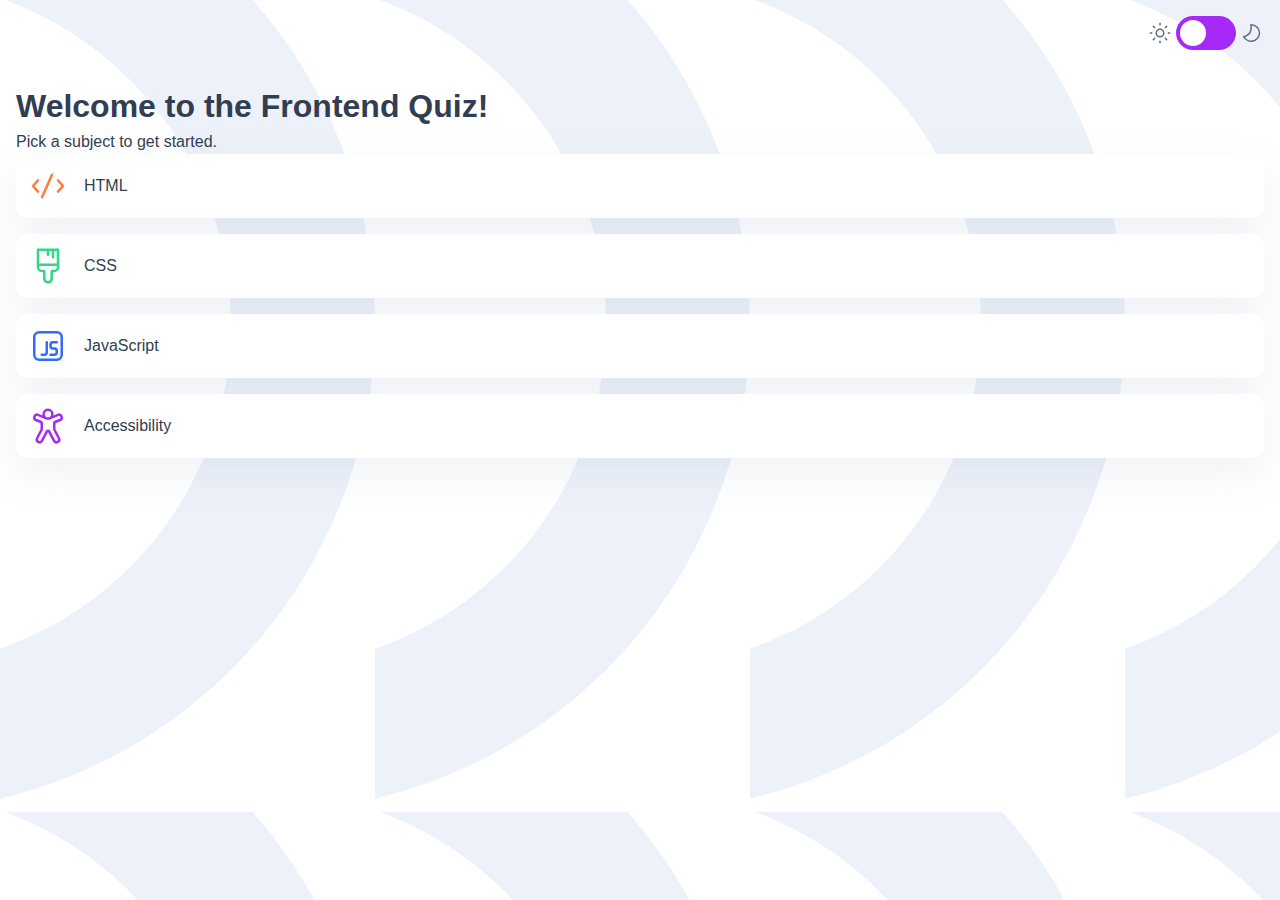
<file: starter-code/index.html>
<!DOCTYPE html>
<html lang="en">
  <head>
    <meta charset="UTF-8" />
    <meta name="viewport" content="width=device-width, initial-scale=1.0" />

    <link
      rel="icon"
      type="image/png"
      sizes="32x32"
      href="./assets/images/favicon-32x32.png"
    />
    <link rel="stylesheet" href="./reset.css" />
    <link rel="stylesheet" href="./index.css" />
    <script src="./index.js" defer></script>

    <title>Frontend Mentor | Frontend quiz app</title>
  </head>
  <body>
    <header class="header">
      <div class="theme-switcher-container">
        <img
          class="nav-icon nav-icon-sun"
          src="./assets/images/icon-sun-dark.svg"
          alt="Sun Icon"
        />
        <label class="switch">
          <input class="switch-input" type="checkbox" />
          <span class="switch-slider round"></span>
        </label>
        <img
          class="nav-icon nav-icon-moon"
          src="./assets/images/icon-moon-dark.svg"
          alt="Moon Icon"
        />
      </div>
    </header>
    <main class="main">
      <h1 class="main-title">Welcome to the Frontend Quiz!</h1>
      <p class="main-description">Pick a subject to get started.</p>
      <ul class="quiz-buttons-container" id="quiz-buttons-container"></ul>
    </main>
  </body>
</html>
</file>
<file: starter-code/index.css>
body {
  background-image: url(./assets/images/pattern-background-mobile-light.svg);
}

.header {
  display: flex;
  justify-content: flex-end;
  padding: 16px;

  .theme-switcher-container {
    display: flex;
    align-items: center;
    gap: 4px;
  }

  .switch {
    position: relative;
    display: inline-block;
    width: 60px;
    height: 34px;
  }

  .switch-input {
    opacity: 0;
    width: 0;
    height: 0;
  }

  .switch-slider {
    position: absolute;
    cursor: pointer;
    top: 0;
    left: 0;
    right: 0;
    bottom: 0;
    background-color: #a729f5;
    -webkit-transition: 0.4s;
    transition: 0.4s;
  }

  .switch-slider:before {
    position: absolute;
    content: "";
    height: 26px;
    width: 26px;
    left: 4px;
    bottom: 4px;
    background-color: #fff;
    -webkit-transition: 0.4s;
    transition: 0.4s;
  }

  .switch-input:checked + .switch-slider:before {
    -webkit-transform: translateX(26px);
    -ms-transform: translateX(26px);
    transform: translateX(26px);
  }

  .switch-slider.round {
    border-radius: 34px;
  }

  .switch-slider.round:before {
    border-radius: 50%;
  }
}

.main {
  padding: 16px;

  .quiz-buttons-container {
    display: flex;
    flex-direction: column;
    gap: 16px;
  }

  .quiz-button {
    display: flex;
    align-items: center;
    padding: 12px;
    gap: 16px;
    background: #ffffff;
    box-shadow: 0px 16px 40px rgba(143, 160, 193, 0.14);
    border-radius: 12px;
    width: 100%;
  }
}
</file>
